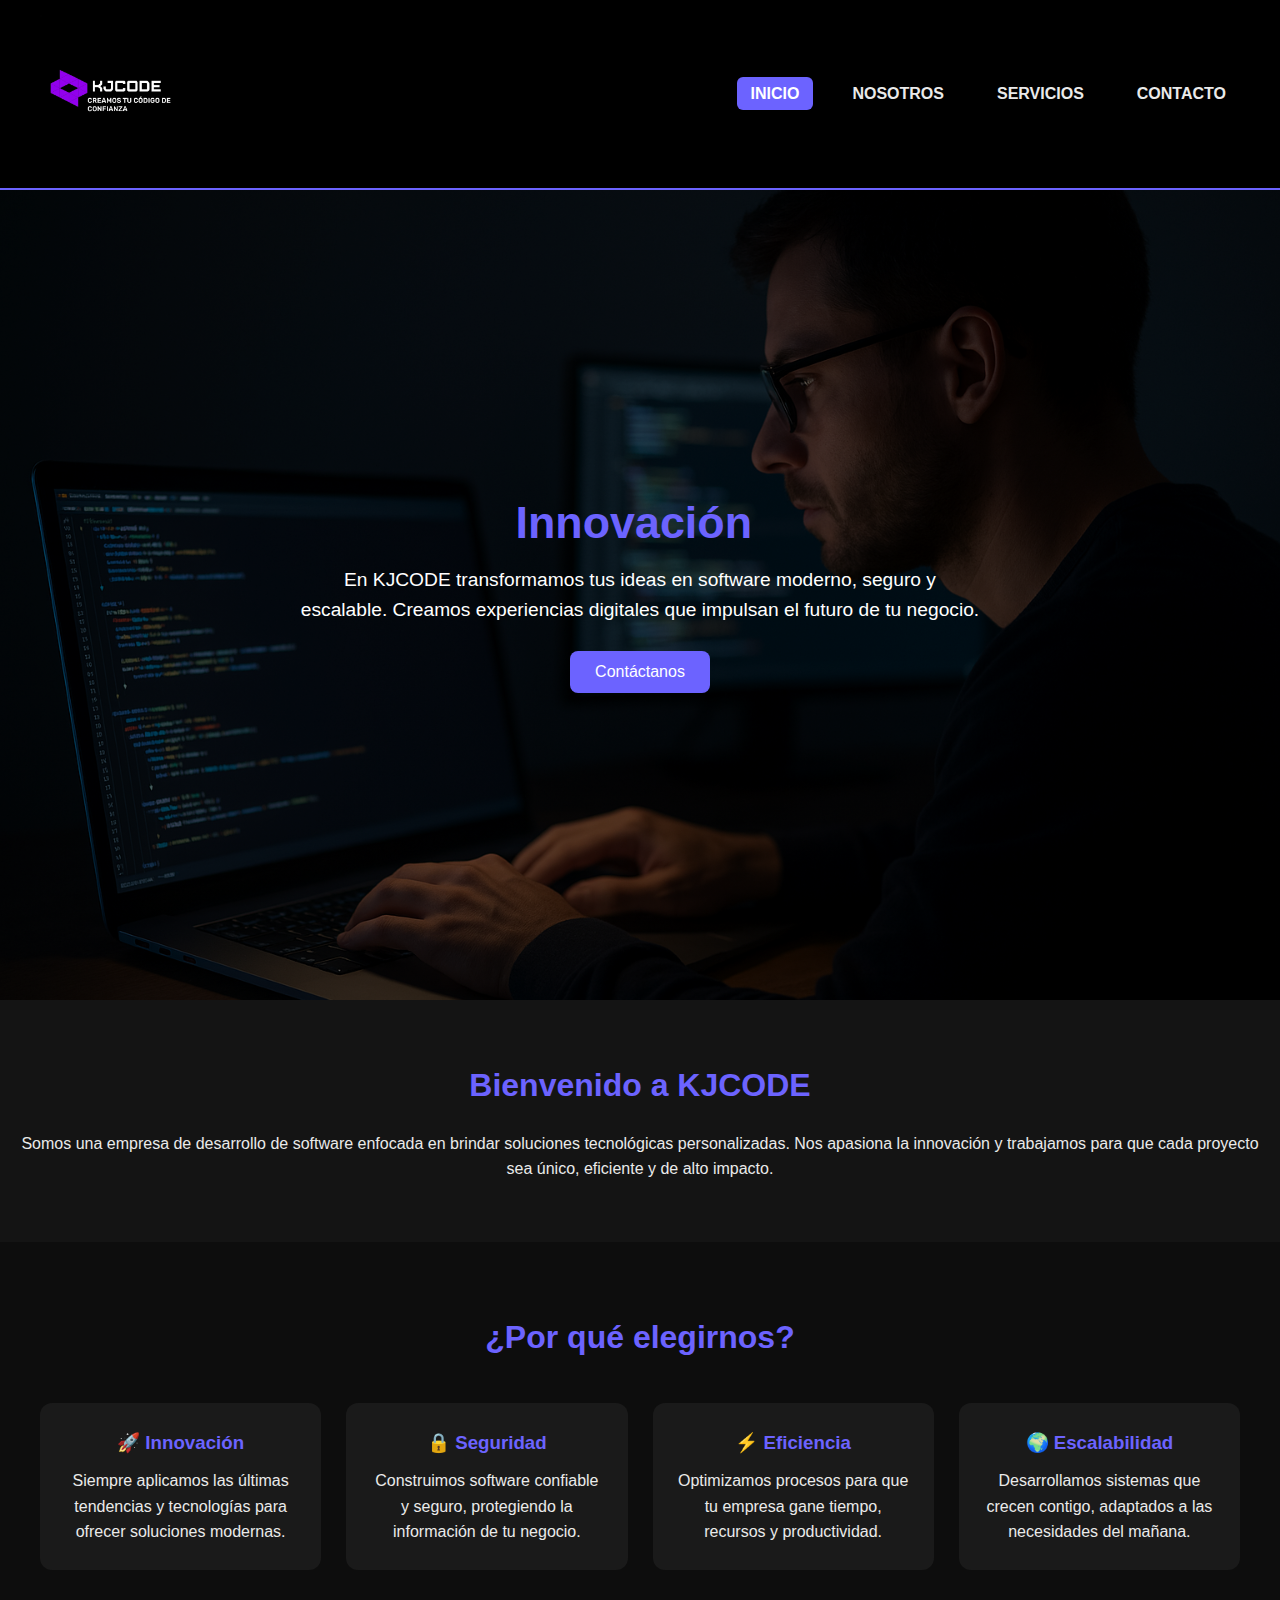
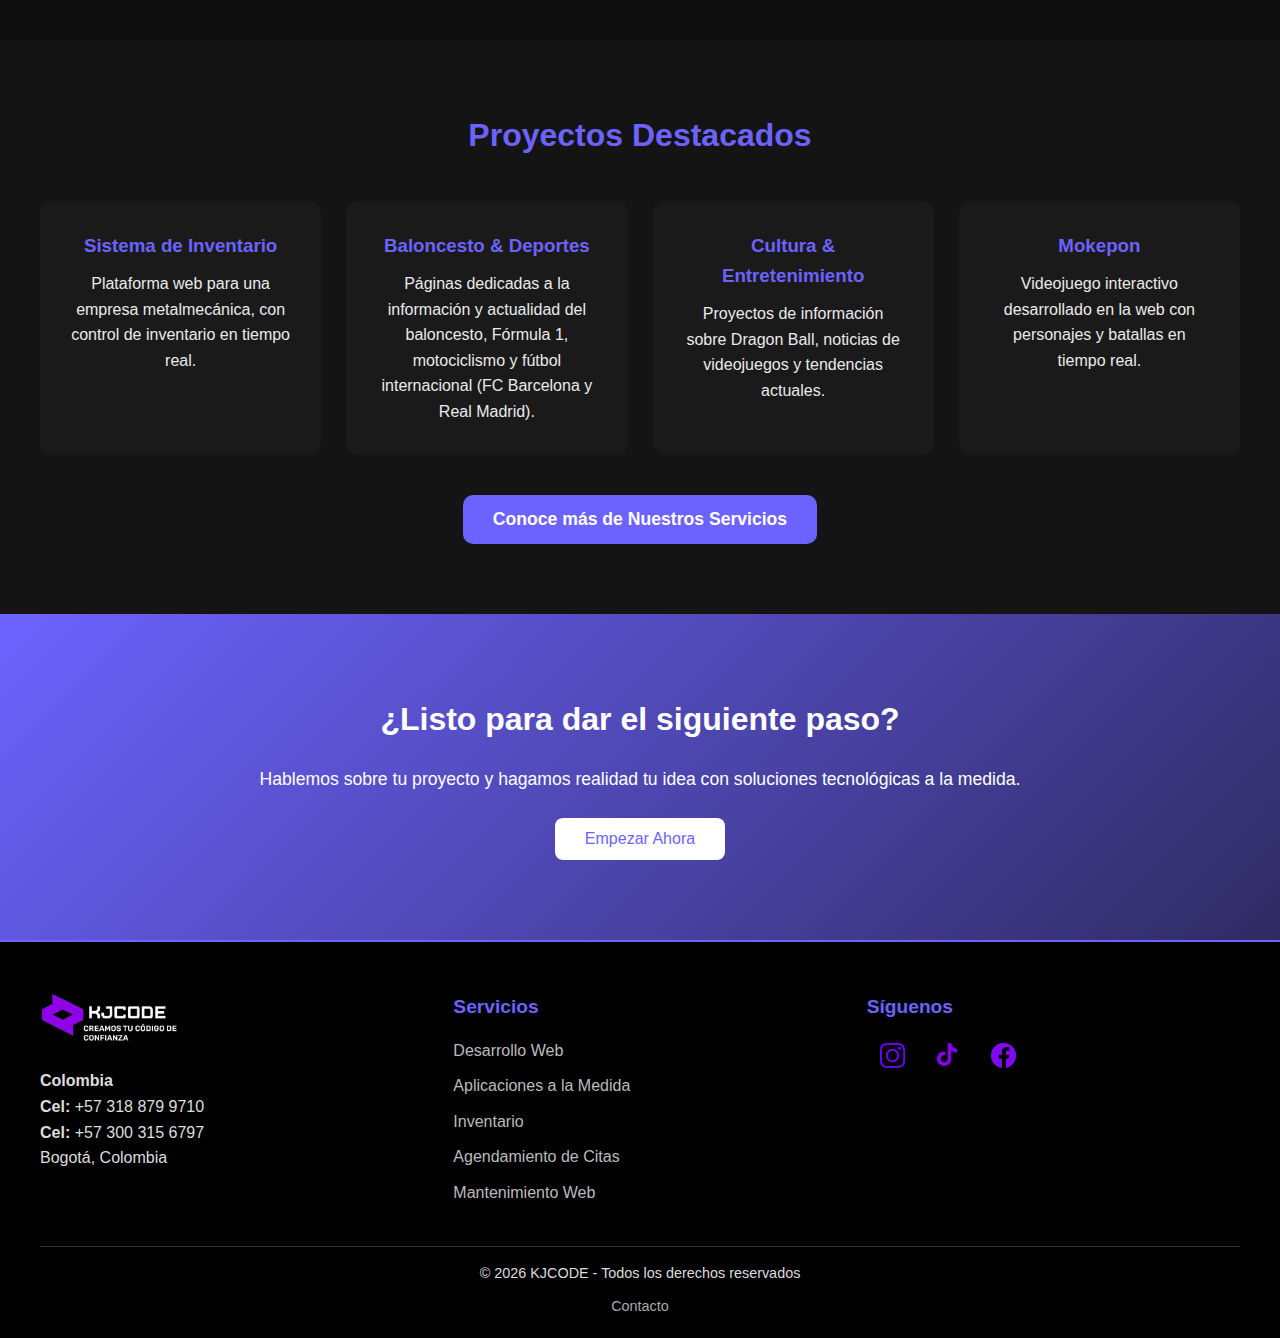
<file: index.html>
<!DOCTYPE html>
<html lang="es">

<head>
    <meta charset="UTF-8">
    <meta name="viewport" content="width=device-width, initial-scale=1.0">
    <title>KJCODE - INICIO</title>
    <link rel="stylesheet" href="KJCODE.css">
</head>

<body>
    <header>
        <div class="logo">
            <img src="KJCODELOGO.webp" alt="Logo KJCODE">
        </div>
        <div id="menu-toggle">☰</div>
        <nav>
            <ul>
                <li><a href="INDEX.html" class="activo">INICIO</a></li>
                <li><a href="NOSOTROS.html">NOSOTROS</a></li>
                <li><a href="SERVICIOS.html">SERVICIOS</a></li>
                <li><a href="CONTACTO.html">CONTACTO</a></li>
            </ul>
        </nav>
    </header>

    <section id="eslogan">
        <h1>Innovación y Tecnología en Cada Línea de Código</h1>
        <p>En KJCODE transformamos tus ideas en software moderno, seguro y escalable.
            Creamos experiencias digitales que impulsan el futuro de tu negocio.</p>
        <button onclick="location.href='CONTACTO.html'">Contáctanos</button>
    </section>

    <section id="bienvenida">
        <h2>Bienvenido a KJCODE</h2>
        <p>Somos una empresa de desarrollo de software enfocada en brindar soluciones tecnológicas personalizadas.
            Nos apasiona la innovación y trabajamos para que cada proyecto sea único, eficiente y de alto impacto.</p>
    </section>

    <section id="porqueElegirnos">
        <h2>¿Por qué elegirnos?</h2>
        <div class="servicios">
            <div class="item">
                <h3>🚀 Innovación</h3>
                <p>Siempre aplicamos las últimas tendencias y tecnologías para ofrecer soluciones modernas.</p>
            </div>
            <div class="item">
                <h3>🔒 Seguridad</h3>
                <p>Construimos software confiable y seguro, protegiendo la información de tu negocio.</p>
            </div>
            <div class="item">
                <h3>⚡ Eficiencia</h3>
                <p>Optimizamos procesos para que tu empresa gane tiempo, recursos y productividad.</p>
            </div>
            <div class="item">
                <h3>🌍 Escalabilidad</h3>
                <p>Desarrollamos sistemas que crecen contigo, adaptados a las necesidades del mañana.</p>
            </div>
        </div>
    </section>

    <section id="proyectos">
        <h2>Proyectos Destacados</h2>
        <div class="grid">
            <div class="card">
                <h3>Sistema de Inventario</h3>
                <p>Plataforma web para una empresa metalmecánica, con control de inventario en tiempo real.</p>
            </div>
            <div class="card">
                <h3>Baloncesto & Deportes</h3>
                <p>Páginas dedicadas a la información y actualidad del baloncesto, Fórmula 1, motociclismo y fútbol
                    internacional (FC Barcelona y Real Madrid).</p>
            </div>
            <div class="card">
                <h3>Cultura & Entretenimiento</h3>
                <p>Proyectos de información sobre Dragon Ball, noticias de videojuegos y tendencias actuales.</p>
            </div>
            <div class="card">
                <h3>Mokepon</h3>
                <p>Videojuego interactivo desarrollado en la web con personajes y batallas en tiempo real.</p>
            </div>
        </div>
        <button class="botonProyectos" onclick="location.href='SERVICIOS.html'">Conoce más de Nuestros
            Servicios</button>
    </section>

    <section id="contactar">
        <h2>¿Listo para dar el siguiente paso?</h2>
        <p>Hablemos sobre tu proyecto y hagamos realidad tu idea con soluciones tecnológicas a la medida.</p>
        <button onclick="location.href='CONTACTO.html'">Empezar Ahora</button>
    </section>

    <footer>
        <div class="pieDePagina">
            <div class="pieDePagina-seccion">
                <img src="LOGO ANGOSTO.webp" alt="KJCODE Logo" class="footer-logo">
                <p><strong>Colombia</strong></p>
                <p><strong>Cel:</strong> +57 318 879 9710</p>
                <p><strong>Cel:</strong> +57 300 315 6797</p>
                <p>Bogotá, Colombia</p>
            </div>

            <div class="pieDePagina-seccion">
                <h3>Servicios</h3>
                <ul>
                    <li><a href="SERVICIOS.html">Desarrollo Web</a></li>
                    <li><a href="SERVICIOS.html">Aplicaciones a la Medida</a></li>
                    <li><a href="SERVICIOS.html">Inventario</a></li>
                    <li><a href="SERVICIOS.html">Agendamiento de Citas</a></li>
                    <li><a href="SERVICIOS.html">Mantenimiento Web</a></li>
                </ul>
            </div>

            <div class="pieDePagina-seccion">
                <h3>Síguenos</h3>
                <div class="redes">
                    <a href="https://www.instagram.com/kjco.de" target="_blank"><img src="INSTAGRAM.webp"
                            alt="Instagram"></a>
                    <a href="https://www.tiktok.com/@kjco.de" target="_blank"><img src="TIK TOK.webp"
                            alt="TikTok"></a>
                    <a href="https://www.facebook.com/profile.php?id=61580866250656" target="_blank"><img
                            src="FACEBOOK.webp" alt="Facebook"></a>
                </div>
            </div>
        </div>

        <div class="pieDePagina-abajo">
            <p>&copy; 2025 KJCODE - Todos los derechos reservados</p>
            <ul>
                <li><a href="CONTACTO.html">Contacto</a></li>
            </ul>
        </div>
    </footer>
    <script src="script.js"></script>

</body>

</html>
</file>
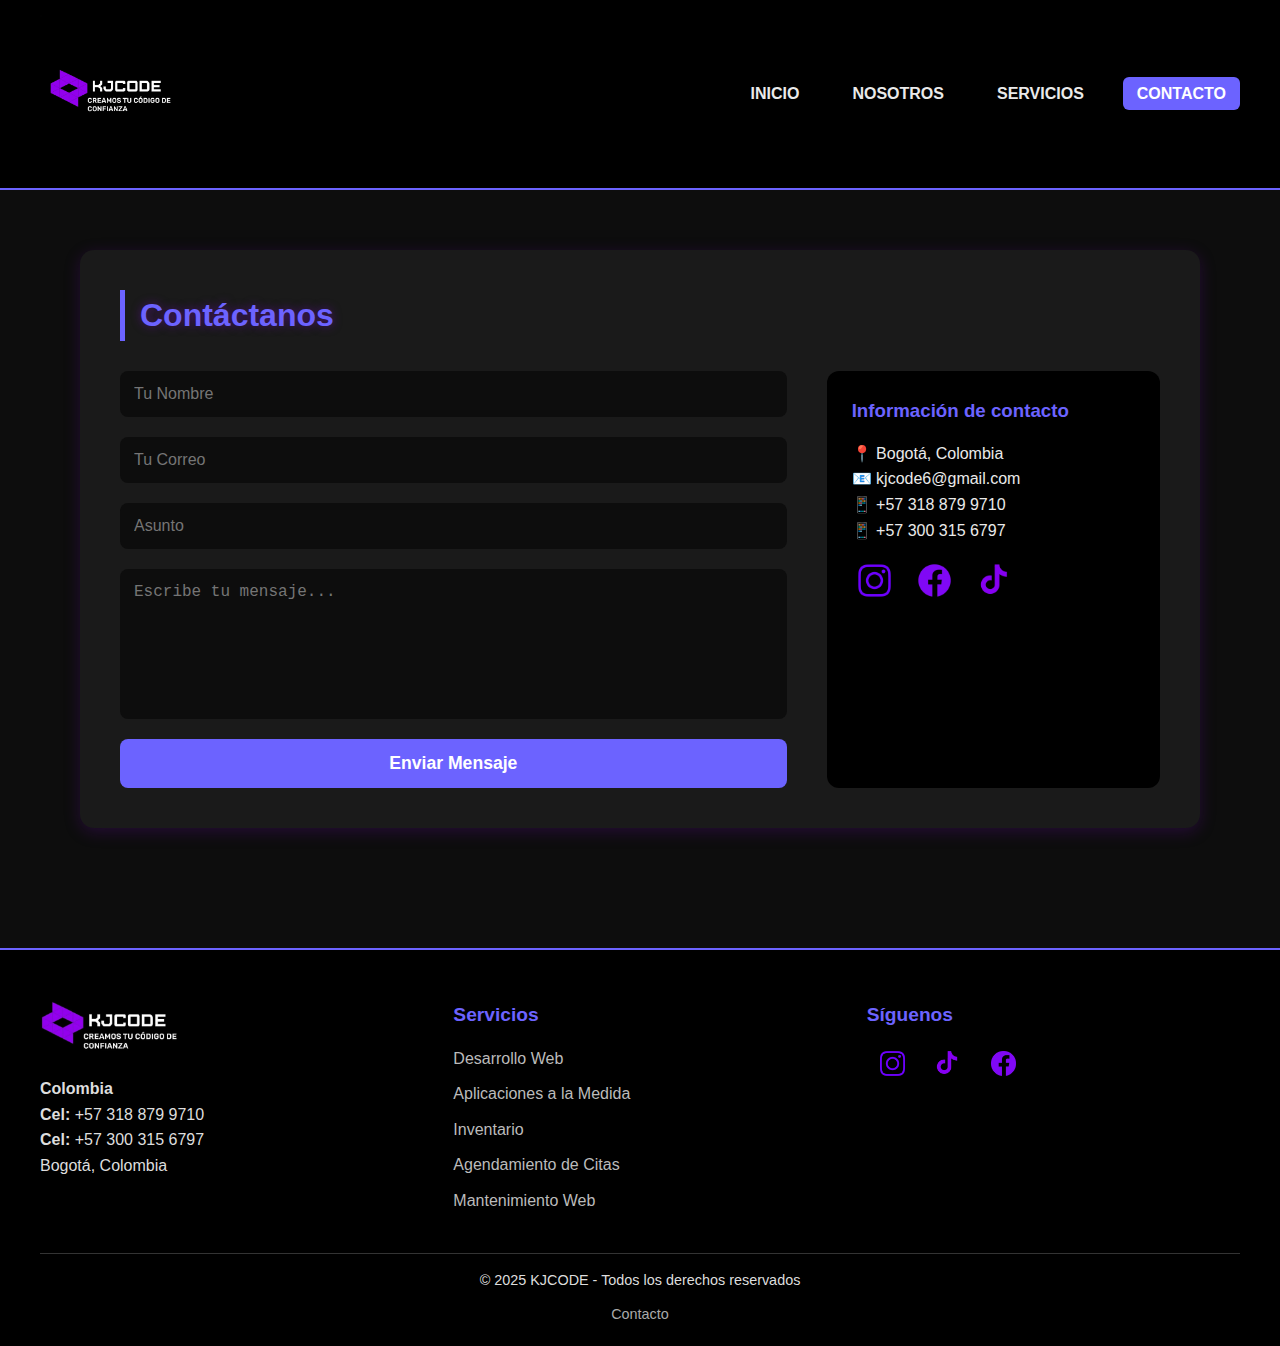
<file: contacto.html>
<!DOCTYPE html>
<html lang="es">

<head>
    <meta charset="UTF-8">
    <meta name="viewport" content="width=device-width, initial-scale=1.0">
    <title>KJCODE - Contacto</title>
    <style>
        * {
            margin: 0;
            padding: 0;
            box-sizing: border-box;
        }

        body {
            font-family: 'Segoe UI', Tahoma, Geneva, Verdana, sans-serif;
            background: #0d0d0d;
            color: #eaeaea;
            line-height: 1.6;
        }

        header {
            display: flex;
            justify-content: space-between;
            align-items: center;
            padding: 15px 40px;
            background: black;
            border-bottom: 2px solid #6c63ff;
            position: sticky;
            top: 0;
            z-index: 1000;
        }

        header .logo img {
            width: 150px;
        }

        header nav ul {
            list-style: none;
            display: flex;
            gap: 25px;
        }

        header nav a {
            color: #eaeaea;
            text-decoration: none;
            font-weight: bold;
            padding: 8px 14px;
            border-radius: 6px;
            transition: background 0.3s;
        }

        header nav a:hover,
        header nav a.activo {
            background: #6c63ff;
            color: #fff;
        }

        main {
            padding: 60px 40px;
            max-width: 1200px;
            margin: auto;
        }

        section {
            margin-bottom: 60px;
            background: #1a1a1a;
            padding: 40px;
            border-radius: 14px;
            box-shadow: 0 4px 16px rgba(106, 13, 173, 0.25);
            transition: transform 0.2s;
        }

        section:hover {
            transform: translateY(-4px);
        }

        section h2 {
            font-size: 2rem;
            margin-bottom: 20px;
            color: #6c63ff;
            border-left: 5px solid #6c63ff;
            padding-left: 15px;
            text-shadow: 0 0 10px rgba(106, 13, 173, 0.6);
        }

        .contacto {
            display: grid;
            grid-template-columns: 2fr 1fr;
            gap: 40px;
            margin-top: 30px;
        }

        .formulario {
            display: flex;
            flex-direction: column;
            gap: 20px;
        }

        .formulario input,
        .formulario textarea {
            padding: 14px;
            border: none;
            border-radius: 8px;
            background: #0d0d0d;
            color: #fff;
            font-size: 1rem;
        }

        .formulario textarea {
            min-height: 150px;
            resize: none;
        }

        .formulario button {
            background: #6c63ff;
            color: #fff;
            border: none;
            padding: 14px;
            border-radius: 8px;
            font-size: 1.1rem;
            font-weight: bold;
            cursor: pointer;
            transition: transform 0.3s, background 0.3s;
        }

        .formulario button:hover {
            background: #4a42c5;
            transform: scale(1.05);
        }

        .info-contacto {
            background: black;
            padding: 25px;
            border-radius: 12px;
        }

        .info-contacto h3 {
            color: #6c63ff;
            margin-bottom: 15px;
        }

        .redes-contacto {
            margin-top: 15px;
            display: flex;
            gap: 15px;
        }

        .redes-contacto img {
            width: 45px;
            border-radius: 50%;
            transition: transform 0.3s;
        }

        footer {
            background: black;
            color: #ddd;
            padding: 50px 40px 20px;
            border-top: 2px solid #6c63ff;
        }

        .pieDePagina {
            display: grid;
            grid-template-columns: repeat(auto-fit, minmax(220px, 1fr));
            gap: 40px;
            margin-bottom: 30px;
        }

        .pieDePagina-seccion h3 {
            color: #6c63ff;
            margin-bottom: 15px;
            font-size: 1.2rem;
        }

        .pieDePagina-seccion ul {
            list-style: none;
            padding: 0;
        }

        .pieDePagina-seccion ul li {
            margin-bottom: 10px;
        }

        .pieDePagina-seccion ul li a {
            text-decoration: none;
            color: #bbb;
            transition: color 0.3s;
        }

        .pieDePagina-seccion ul li a:hover {
            color: #6c63ff;
        }

        .footer-logo {
            width: 140px;
            margin-bottom: 15px;
        }

        .redes a img {
            width: 35px;
            margin: 0 8px;
            border-radius: 50%;
            transition: transform 0.3s;
        }

        .redes a img:hover {
            transform: scale(1.1);
        }

        .pieDePagina-abajo {
            border-top: 1px solid #333;
            padding-top: 15px;
            display: flex;
            flex-direction: column;
            align-items: center;
            gap: 10px;
            font-size: 0.9rem;
            text-align: center;
        }

        .pieDePagina-abajo ul {
            display: flex;
            list-style: none;
            gap: 20px;
            padding: 0;
        }

        .pieDePagina-abajo ul li a {
            text-decoration: none;
            color: #aaa;
            transition: color 0.3s;
        }

        .pieDePagina-abajo ul li a:hover {
            color: #6c63ff;
        }

        .alerta {
            position: fixed;
            top: 20px;
            right: 20px;
            background: #222;
            padding: 15px 20px;
            border-radius: 8px;
            color: #fff;
            opacity: 0;
            transform: translateY(-20px);
            transition: all 0.4s ease;
            z-index: 2000;
        }

        .alerta.exito {
            border-left: 6px solid #00ffe5;
        }

        .alerta.error {
            border-left: 6px solid red;
        }

        @media(max-width: 768px) {
            main {
                padding: 30px 20px;
            }

            section {
                padding: 25px;
            }

            section h2 {
                font-size: 1.6rem;
            }

            .contacto {
                grid-template-columns: 1fr;
            }
        }
    </style>
</head>

<body>
    <header>
        <div class="logo">
            <img src="KJCODELOGO.webp" alt="Logo KJCODE">
        </div>
        <nav>
            <ul>
                <li><a href="INDEX.html">INICIO</a></li>
                <li><a href="NOSOTROS.html">NOSOTROS</a></li>
                <li><a href="SERVICIOS.html">SERVICIOS</a></li>
                <li><a href="CONTACTO.html" class="activo">CONTACTO</a></li>
            </ul>
        </nav>
    </header>

    <main>
        <section>
            <h2>Contáctanos</h2>
            <div class="contacto">
                <form id="formulario" class="formulario">
                    <input type="text" name="nombre" placeholder="Tu Nombre" required>
                    <input type="email" name="email" placeholder="Tu Correo" required>
                    <input type="text" name="asunto" placeholder="Asunto" required>
                    <textarea name="mensaje" placeholder="Escribe tu mensaje..." required></textarea>
                    <button type="submit">Enviar Mensaje</button>
                </form>

                <div class="info-contacto">
                    <h3>Información de contacto</h3>
                    <p>📍 Bogotá, Colombia</p>
                    <p>📧 kjcode6@gmail.com</p>
                    <p>📱 +57 318 879 9710</p>
                    <p>📱 +57 300 315 6797</p>

                    <div class="redes-contacto">
                        <a href="https://www.instagram.com/kjco.de" target="_blank">
                            <img src="INSTAGRAM.webp" alt="Instagram">
                        </a>
                        <a href="https://www.facebook.com/profile.php?id=61580866250656" target="_blank">
                            <img src="FACEBOOK.webp" alt="Facebook">
                        </a>
                        <a href="https://www.tiktok.com/@kjco.de" target="_blank">
                            <img src="TIK TOK.webp" alt="TikTok">
                        </a>
                    </div>
                </div>
            </div>
        </section>
    </main>

    <footer>
        <div class="pieDePagina">
            <div class="pieDePagina-seccion">
                <img src="LOGO ANGOSTO.webp" alt="KJCODE Logo" class="footer-logo">
                <p><strong>Colombia</strong></p>
                <p><strong>Cel:</strong> +57 318 879 9710</p>
                <p><strong>Cel:</strong> +57 300 315 6797</p>
                <p>Bogotá, Colombia</p>
            </div>

            <div class="pieDePagina-seccion">
                <h3>Servicios</h3>
                <ul>
                    <li><a href="SERVICIOS.html">Desarrollo Web</a></li>
                    <li><a href="SERVICIOS.html">Aplicaciones a la Medida</a></li>
                    <li><a href="SERVICIOS.html">Inventario</a></li>
                    <li><a href="SERVICIOS.html">Agendamiento de Citas</a></li>
                    <li><a href="SERVICIOS.html">Mantenimiento Web</a></li>
                </ul>
            </div>

            <div class="pieDePagina-seccion">
                <h3>Síguenos</h3>
                <div class="redes">
                    <a href="https://www.instagram.com/kjco.de" target="_blank"><img src="INSTAGRAM.webp"
                            alt="Instagram"></a>
                    <a href="https://www.tiktok.com/@kjco.de" target="_blank"><img src="TIK TOK.webp"
                            alt="TikTok"></a>
                    <a href="https://www.facebook.com/profile.php?id=61580866250656" target="_blank"><img
                            src="FACEBOOK.webp" alt="Facebook"></a>
                </div>
            </div>
        </div>

        <div class="pieDePagina-abajo">
            <p>&copy; 2025 KJCODE - Todos los derechos reservados</p>
            <ul>
                <li><a href="CONTACTO.html">Contacto</a></li>
            </ul>
        </div>
    </footer>

    <script>
        const formulario = document.getElementById("formulario");

        formulario.addEventListener("submit", function (e) {
            e.preventDefault();

            const nombre = formulario.nombre.value.trim();
            const email = formulario.email.value.trim();
            const asunto = formulario.asunto.value.trim();
            const mensaje = formulario.mensaje.value.trim();

            if (!nombre || !email || !asunto || !mensaje) {
                mostrarAlerta("❌ Por favor, completa todos los campos.", "error");
                return;
            }

            mostrarAlerta(`✅ Gracias ${nombre}, tu mensaje fue enviado con éxito.`, "exito");
            formulario.reset();
        });

        function mostrarAlerta(texto, tipo) {
            const alerta = document.createElement("div");
            alerta.textContent = texto;
            alerta.className = `alerta ${tipo}`;
            document.body.appendChild(alerta);

            setTimeout(() => {
                alerta.style.opacity = "1";
                alerta.style.transform = "translateY(0)";
            }, 100);

            setTimeout(() => {
                alerta.style.opacity = "0";
                alerta.style.transform = "translateY(-20px)";
                setTimeout(() => alerta.remove(), 500);
            }, 3000);
        }

        const redes = document.querySelectorAll(".redes-contacto img");
        redes.forEach(icono => {
            icono.addEventListener("mouseenter", () => {
                icono.style.transform = "scale(1.3) rotate(10deg)";
            });
            icono.addEventListener("mouseleave", () => {
                icono.style.transform = "scale(1) rotate(0)";
            });
        });
    </script>
</body>

</html>
</file>
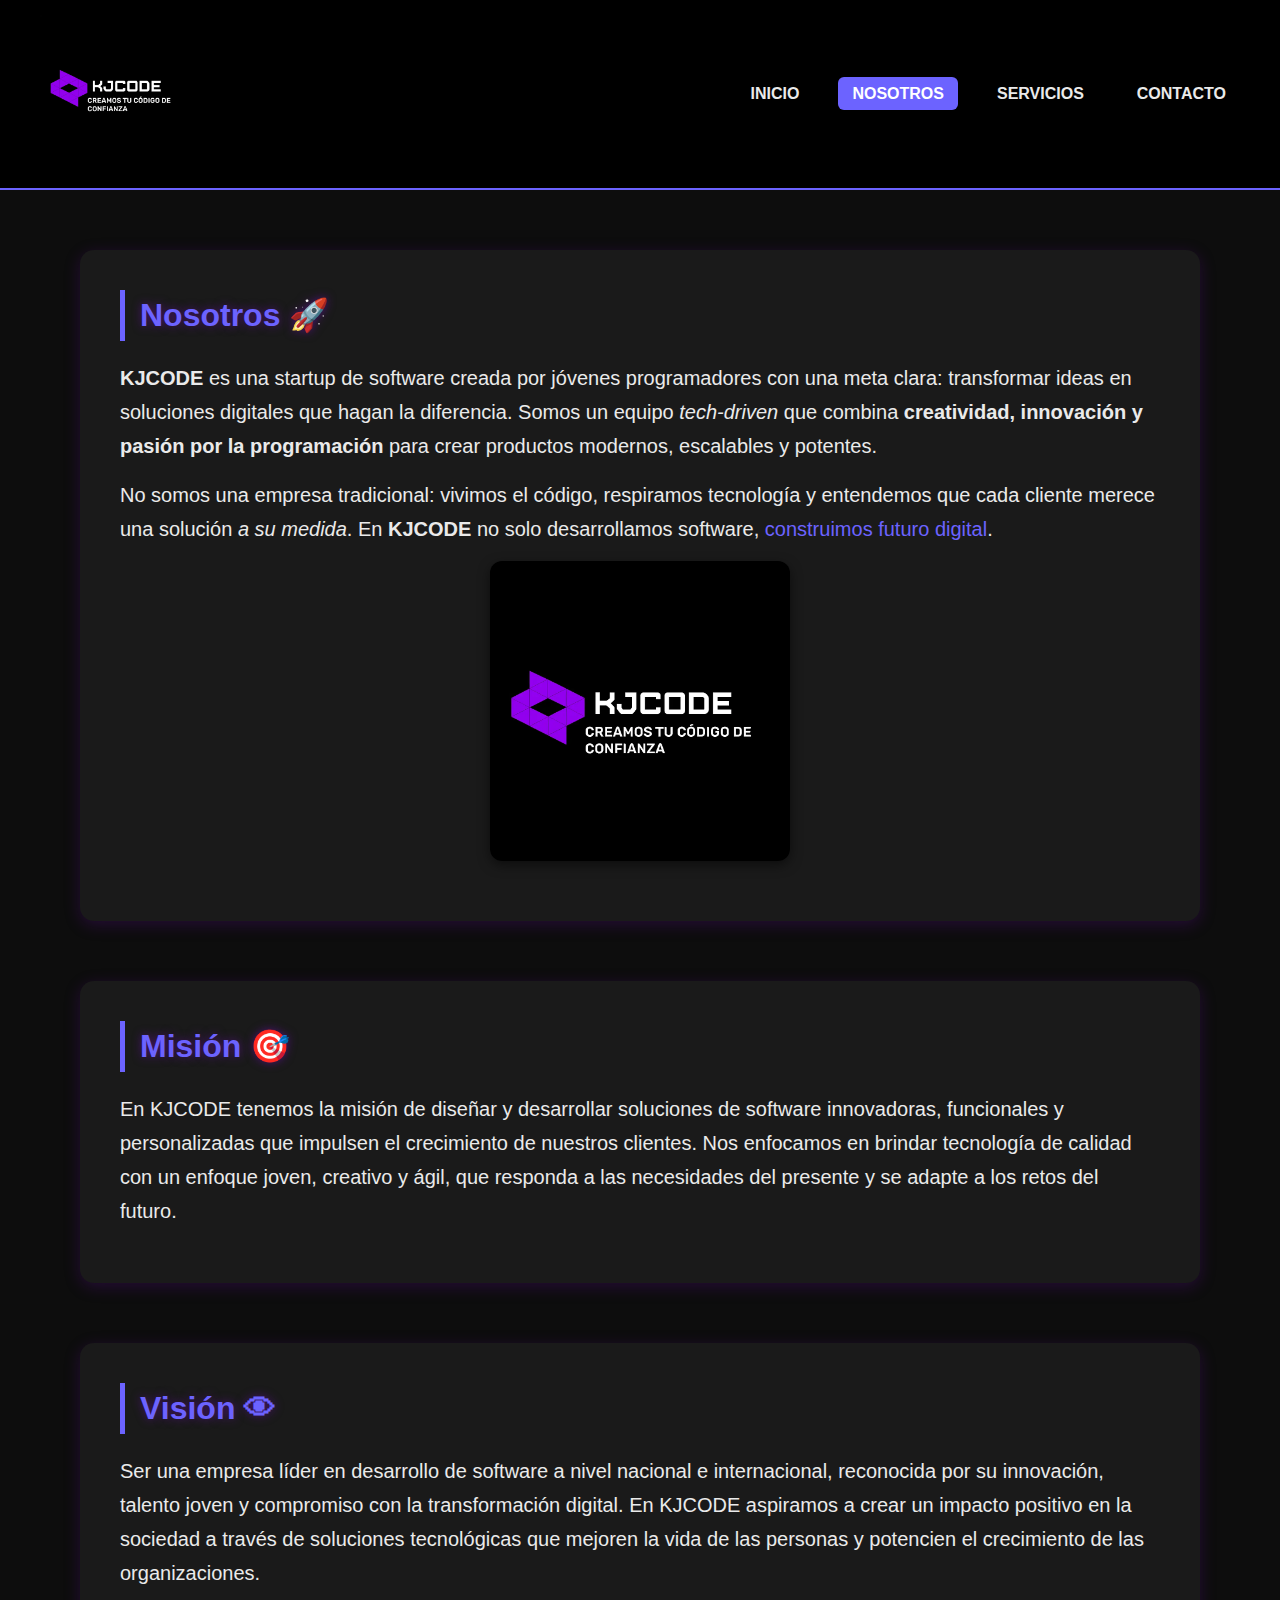
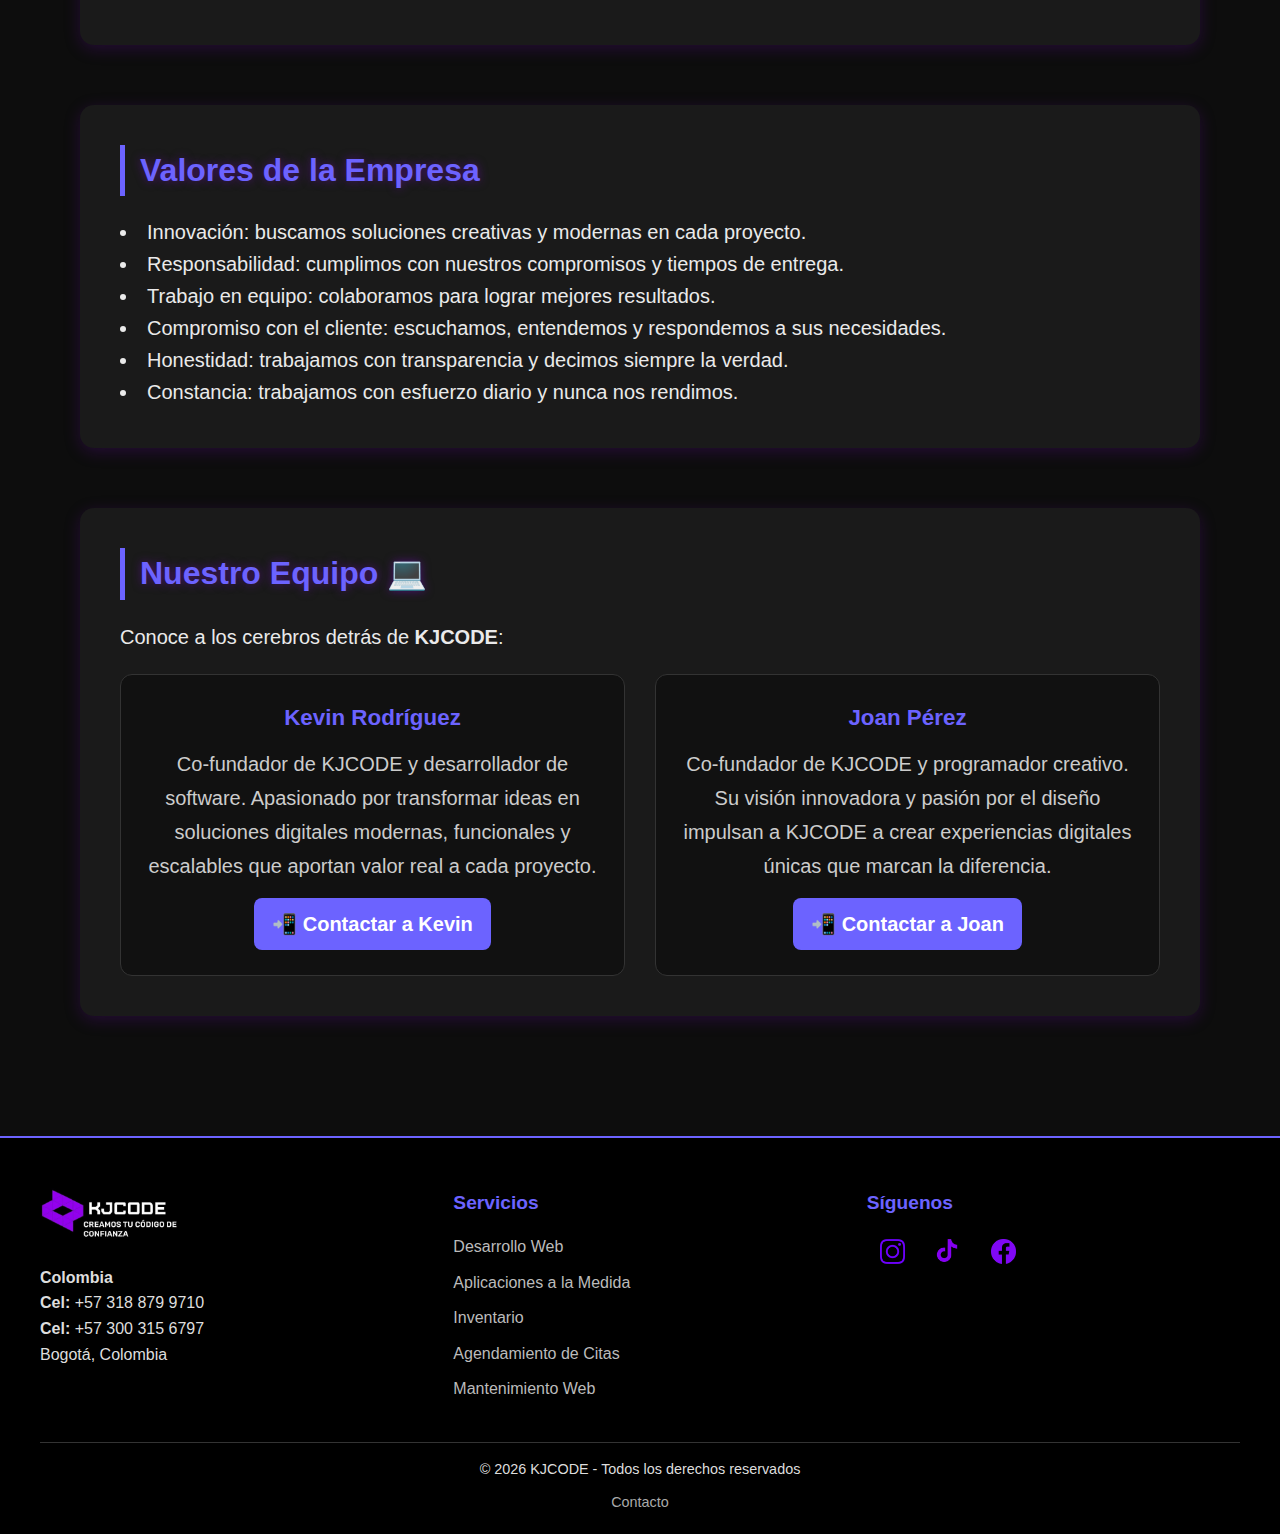
<file: nosotros.html>
<!DOCTYPE html>
<html lang="es">

<head>
    <meta charset="UTF-8">
    <meta name="viewport" content="width=device-width, initial-scale=1.0">
    <title>KJCODE - Nosotros</title>
    <style>
        * {
            margin: 0;
            padding: 0;
            box-sizing: border-box;
        }

        body {
            font-family: 'Segoe UI', Tahoma, Geneva, Verdana, sans-serif;
            background: #0d0d0d;
            color: #eaeaea;
            line-height: 1.6;
        }

        header {
            display: flex;
            justify-content: space-between;
            align-items: center;
            background: black;
            padding: 15px 40px;
            border-bottom: 2px solid #6c63ff;
            position: sticky;
            top: 0;
            z-index: 1000;
        }

        header .logo img {
            width: 150px;
        }

        header nav ul {
            list-style: none;
            display: flex;
            gap: 25px;
        }

        header nav a {
            color: #eaeaea;
            text-decoration: none;
            font-weight: bold;
            padding: 8px 14px;
            border-radius: 6px;
            transition: background 0.3s;
        }

        header nav a:hover,
        header nav a.activo {
            background: #6c63ff;
            color: #fff;
        }

        main {
            padding: 60px 40px;
            max-width: 1200px;
            margin: auto;
        }

        section {
            margin-bottom: 60px;
            background: #1a1a1a;
            padding: 40px;
            border-radius: 14px;
            box-shadow: 0 4px 16px rgba(106, 13, 173, 0.25);
            transition: transform 0.2s;
        }

        section:hover {
            transform: translateY(-4px);
        }

        section h2 {
            font-size: 2rem;
            margin-bottom: 20px;
            color: #6c63ff;
            border-left: 5px solid #6c63ff;
            padding-left: 15px;
            text-shadow: 0 0 10px rgba(106, 13, 173, 0.6);
        }

        section p {
            font-size: 20px;
            margin-bottom: 15px;
            color: #eaeaea;
            line-height: 1.7;
        }

        section img {
            width: 300px;
            height: 300px;
            display: block;
            margin: 0 auto 20px;
            border-radius: 12px;
            object-fit: cover;
            box-shadow: 0 4px 12px rgba(0, 0, 0, 0.5);
            cursor: pointer;
        }

        section ul {
            list-style: disc inside;
            margin-top: 10px;
            font-size: 20px;
        }

        #equipo .miembros {
            display: grid;
            grid-template-columns: repeat(auto-fit, minmax(280px, 1fr));
            gap: 30px;
            margin-top: 20px;
        }

        #equipo .miembro {
            background: #111;
            padding: 25px;
            border-radius: 12px;
            text-align: center;
            transition: transform 0.3s, background 0.3s;
            border: 1px solid #333;
        }

        #equipo .miembro:hover {
            background: #222;
            transform: translateY(-5px);
        }

        #equipo .miembro h3 {
            color: #6c63ff;
            font-size: 1.4rem;
            margin-bottom: 12px;
        }

        #equipo .miembro p {
            font-size: 20px;
            color: #ccc;
            margin-bottom: 15px;
        }

        #equipo .miembro a {
            display: inline-block;
            background: #6c63ff;
            color: #fff;
            padding: 10px 18px;
            border-radius: 8px;
            font-size: 20px;
            font-weight: bold;
            text-decoration: none;
            transition: background 0.3s;
        }

        #equipo .miembro a:hover {
            background: #4a42c5;
        }

        footer {
            background: black;
            color: #ddd;
            padding: 50px 40px 20px;
            border-top: 2px solid #6c63ff;
        }

        .pieDePagina {
            display: grid;
            grid-template-columns: repeat(auto-fit, minmax(220px, 1fr));
            gap: 40px;
            margin-bottom: 30px;
        }

        .pieDePagina-seccion h3 {
            color: #6c63ff;
            margin-bottom: 15px;
            font-size: 1.2rem;
        }

        .pieDePagina-seccion ul {
            list-style: none;
            padding: 0;
        }

        .pieDePagina-seccion ul li {
            margin-bottom: 10px;
        }

        .pieDePagina-seccion ul li a {
            text-decoration: none;
            color: #bbb;
            transition: color 0.3s;
        }

        .pieDePagina-seccion ul li a:hover {
            color: #6c63ff;
        }

        .footer-logo {
            width: 140px;
            margin-bottom: 15px;
        }

        .redes a img {
            width: 35px;
            margin: 0 8px;
            border-radius: 50%;
            transition: transform 0.3s;
        }

        .redes a img:hover {
            transform: scale(1.1);
        }

        .pieDePagina-abajo {
            border-top: 1px solid #333;
            padding-top: 15px;
            display: flex;
            flex-direction: column;
            align-items: center;
            gap: 10px;
            font-size: 0.9rem;
            text-align: center;
        }

        .pieDePagina-abajo ul {
            display: flex;
            list-style: none;
            gap: 20px;
            padding: 0;
        }

        .pieDePagina-abajo ul li a {
            text-decoration: none;
            color: #aaa;
            transition: color 0.3s;
        }

        .pieDePagina-abajo ul li a:hover {
            color: #6c63ff;
        }


        .modal {
            position: fixed;
            top: 0;
            left: 0;
            width: 100%;
            height: 100%;
            background: rgba(0, 0, 0, 0.6);
            display: flex;
            justify-content: center;
            align-items: center;
            visibility: hidden;
            opacity: 0;
            transition: opacity 0.3s ease;
        }

        .modal.active {
            visibility: visible;
            opacity: 1;
        }

        .modal-content {
            background: #1a1a1a;
            padding: 25px;
            border-radius: 12px;
            max-width: 400px;
            text-align: center;
            color: #eaeaea;
            box-shadow: 0 4px 16px rgba(0, 0, 0, 0.5);
            animation: zoomIn 0.3s ease;
        }

        .modal-content h3 {
            color: #6c63ff;
            margin-bottom: 15px;
        }

        .close-btn {
            background: #6c63ff;
            color: #fff;
            border: none;
            padding: 8px 15px;
            border-radius: 8px;
            cursor: pointer;
            margin-top: 15px;
        }

        .close-btn:hover {
            background: #4a42c5;
        }

        @keyframes zoomIn {
            from {
                transform: scale(0.7);
                opacity: 0;
            }

            to {
                transform: scale(1);
                opacity: 1;
            }
        }

        @media (max-width: 768px) {
            main {
                padding: 30px 20px;
            }

            section {
                padding: 25px;
            }

            section h2 {
                font-size: 1.6rem;
            }

            #equipo .miembros {
                grid-template-columns: 1fr;
            }
        }
    </style>
</head>

<body>
    <header>
        <div class="logo">
            <img src="KJCODELOGO.webp" alt="Logo KJCODE">
        </div>
        <nav>
            <ul>
                <li><a href="INDEX.html">INICIO</a></li>
                <li><a href="NOSOTROS.html" class="activo">NOSOTROS</a></li>
                <li><a href="SERVICIOS.html">SERVICIOS</a></li>
                <li><a href="CONTACTO.html">CONTACTO</a></li>
            </ul>
        </nav>
    </header>

    <main>
        <section id="nosotros">
            <h2>Nosotros 🚀</h2>
            <p><strong>KJCODE</strong> es una startup de software creada por jóvenes programadores con una meta clara:
                transformar ideas en soluciones digitales que hagan la diferencia. Somos un equipo <em>tech-driven</em>
                que combina
                <strong>creatividad, innovación y pasión por la programación</strong> para crear productos modernos,
                escalables y potentes.
            </p>
            <p>No somos una empresa tradicional: vivimos el código, respiramos tecnología y entendemos que cada cliente
                merece una solución <em>a su medida</em>. En <strong>KJCODE</strong> no solo desarrollamos software,
                <span style="color:#6c63ff;">construimos futuro digital</span>.
            </p>
            <img src="KJCODELOGO.webp" alt="Logo KJCODE"
                data-info="Este es el logo oficial de KJCODE, representa innovación y futuro digital.">
        </section>

        <section id="mision">
            <h2>Misión 🎯</h2>
            <p>En KJCODE tenemos la misión de diseñar y desarrollar soluciones de
                software innovadoras, funcionales y personalizadas que impulsen el crecimiento
                de nuestros clientes. Nos enfocamos en brindar tecnología de calidad con un
                enfoque joven, creativo y ágil, que responda a las necesidades del presente y se
                adapte a los retos del futuro.</p>
        </section>

        <section id="vision">
            <h2>Visión 👁</h2>
            <p>Ser una empresa líder en desarrollo de software a nivel nacional e
                internacional, reconocida por su innovación, talento joven y compromiso con la
                transformación digital. En KJCODE aspiramos a crear un impacto positivo en la
                sociedad a través de soluciones tecnológicas que mejoren la vida de las personas
                y potencien el crecimiento de las organizaciones.
            </p>
        </section>

        <section id="valores">
            <h2>Valores de la Empresa</h2>
            <ul>
                <li>Innovación: buscamos soluciones creativas y modernas en cada proyecto.</li>
                <li>Responsabilidad: cumplimos con nuestros compromisos y tiempos de entrega.</li>
                <li>Trabajo en equipo: colaboramos para lograr mejores resultados.</li>
                <li>Compromiso con el cliente: escuchamos, entendemos y respondemos a sus necesidades.</li>
                <li>Honestidad: trabajamos con transparencia y decimos siempre la verdad.</li>
                <li>Constancia: trabajamos con esfuerzo diario y nunca nos rendimos.</li>
            </ul>
        </section>

        <section id="equipo">
            <h2>Nuestro Equipo 💻</h2>
            <p>Conoce a los cerebros detrás de <strong>KJCODE</strong>:</p>
            <div class="miembros">
                <div class="miembro">
                    <h3>Kevin Rodríguez</h3>
                    <p>Co-fundador de KJCODE y desarrollador de software. Apasionado por transformar ideas en
                        soluciones digitales modernas, funcionales y escalables que aportan valor real a cada proyecto.
                    </p>
                    <a href="https://wa.me/573188799710" target="_blank">📲 Contactar a Kevin</a>
                </div>
                <div class="miembro">
                    <h3>Joan Pérez</h3>
                    <p>Co-fundador de KJCODE y programador creativo. Su visión innovadora y pasión por el diseño
                        impulsan a KJCODE a crear experiencias digitales únicas que marcan la diferencia.</p>
                    <a href="https://wa.me/573003156797" target="_blank">📲 Contactar a Joan</a>
                </div>
            </div>
        </section>
    </main>

    <footer>
        <div class="pieDePagina">
            <div class="pieDePagina-seccion">
                <img src="LOGO ANGOSTO.webp" alt="KJCODE Logo" class="footer-logo">
                <p><strong>Colombia</strong></p>
                <p><strong>Cel:</strong> +57 318 879 9710</p>
                <p><strong>Cel:</strong> +57 300 315 6797</p>
                <p>Bogotá, Colombia</p>
            </div>

            <div class="pieDePagina-seccion">
                <h3>Servicios</h3>
                <ul>
                    <li><a href="SERVICIOS.html">Desarrollo Web</a></li>
                    <li><a href="SERVICIOS.html">Aplicaciones a la Medida</a></li>
                    <li><a href="SERVICIOS.html">Inventario</a></li>
                    <li><a href="SERVICIOS.html">Agendamiento de Citas</a></li>
                    <li><a href="SERVICIOS.html">Mantenimiento Web</a></li>
                </ul>
            </div>

            <div class="pieDePagina-seccion">
                <h3>Síguenos</h3>
                <div class="redes">
                    <a href="https://www.instagram.com/kjco.de" target="_blank"><img src="INSTAGRAM.webp"
                            alt="Instagram"></a>
                    <a href="https://www.tiktok.com/@kjco.de" target="_blank"><img src="TIK TOK.webp"
                            alt="TikTok"></a>
                    <a href="https://www.facebook.com/profile.php?id=61580866250656" target="_blank"><img
                            src="FACEBOOK.webp" alt="Facebook"></a>
                </div>
            </div>
        </div>

        <div class="pieDePagina-abajo">
            <p>&copy; 2025 KJCODE - Todos los derechos reservados</p>
            <ul>
                <li><a href="CONTACTO.html">Contacto</a></li>
            </ul>
        </div>
    </footer>


    <div class="modal" id="modal">
        <div class="modal-content">
            <h3>Información</h3>
            <p id="modal-text"></p>
            <button class="close-btn" onclick="cerrarModal()">Cerrar</button>
        </div>
    </div>

    <script>
        const imagenes = document.querySelectorAll("section img");
        const modal = document.getElementById("modal");
        const modalText = document.getElementById("modal-text");

        imagenes.forEach(img => {
            img.addEventListener("click", () => {
                modalText.textContent = img.getAttribute("data-info");
                modal.classList.add("active");
            });
        });

        function cerrarModal() {
            modal.classList.remove("active");
        }

        document.addEventListener("keydown", (e) => {
            if (e.key === "Escape" && modal.classList.contains("active")) {
                cerrarModal();
            }
        });

        modal.addEventListener("click", (e) => {
            if (e.target === modal) {
                cerrarModal();
            }
        });

        const observer = new IntersectionObserver(entries => {
            entries.forEach(entry => {
                if (entry.isIntersecting) {
                    entry.target.classList.add("visible");
                }
            });
        }, { threshold: 0.2 });

        document.querySelectorAll("section").forEach(sec => observer.observe(sec));

        const yearFooter = document.querySelector(".pieDePagina-abajo p");
        if (yearFooter) {
            const year = new Date().getFullYear();
            yearFooter.innerHTML = `&copy; ${year} KJCODE - Todos los derechos reservados`;
        }
    </script>
</body>

</html>
</file>
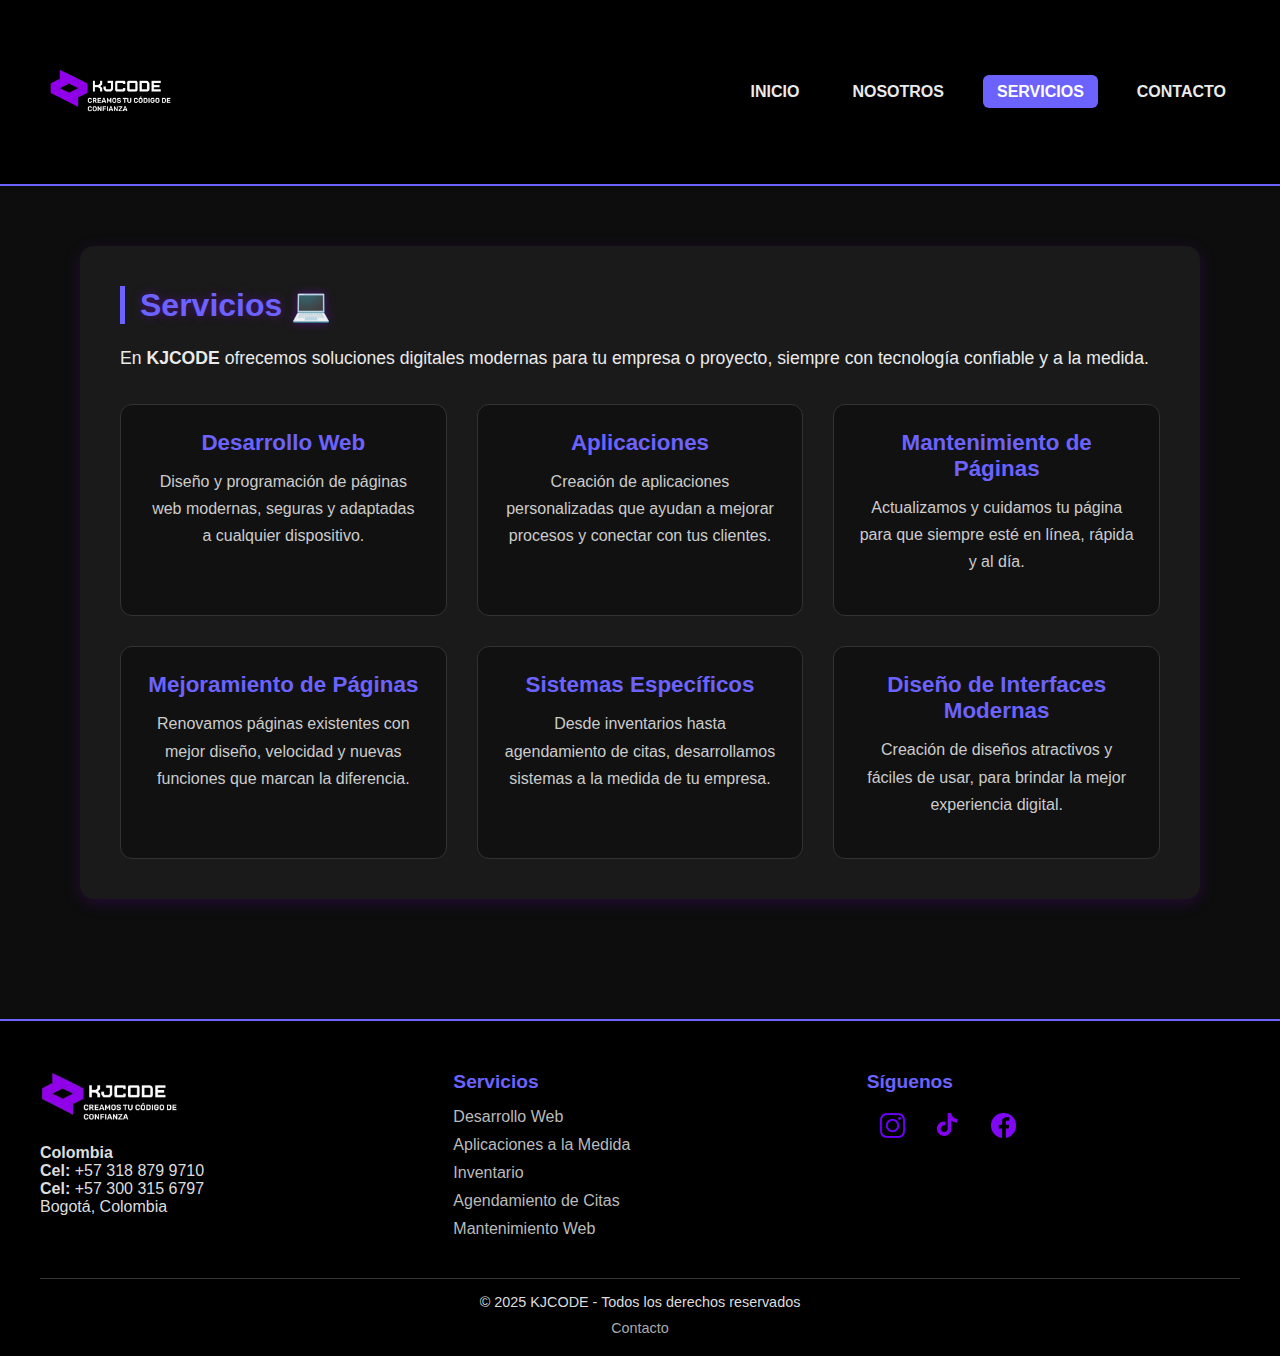
<file: servicios.html>
<!DOCTYPE html>
<html lang="es">

<head>
    <meta charset="UTF-8">
    <meta name="viewport" content="width=device-width, initial-scale=1.0">
    <title>KJCODE - Servicios</title>
    <style>
        * {
            margin: 0;
            padding: 0;
            box-sizing: border-box;
        }

        body {
            margin: 0;
            font-family: 'Segoe UI', Tahoma, Geneva, Verdana, sans-serif;
            background: #0d0d0d;
            color: #eaeaea;
        }

        header {
            display: flex;
            justify-content: space-between;
            align-items: center;
            padding: 15px 40px;
            background: black;
            border-bottom: 2px solid #6c63ff;
        }

        header .logo img {
            width: 150px;
        }

        nav.menu ul {
            list-style: none;
            display: flex;
            gap: 25px;
        }

        nav.menu a {
            color: #eaeaea;
            text-decoration: none;
            font-weight: bold;
            padding: 8px 14px;
            border-radius: 6px;
            transition: background 0.3s;
        }

        nav.menu a:hover,
        nav.menu a.activo {
            background: #6c63ff;
            color: #fff;
        }

        main {
            padding: 60px 40px;
            max-width: 1200px;
            margin: auto;
        }

        section {
            margin-bottom: 60px;
            background: #1a1a1a;
            padding: 40px;
            border-radius: 14px;
            box-shadow: 0 4px 16px rgba(106, 13, 173, 0.25);
            transition: transform 0.2s;
        }

        section:hover {
            transform: translateY(-4px);
        }

        section h2 {
            font-size: 2rem;
            margin-bottom: 20px;
            color: #6c63ff;
            border-left: 5px solid #6c63ff;
            padding-left: 15px;
            text-shadow: 0 0 10px rgba(106, 13, 173, 0.6);
        }

        section p {
            font-size: 1.1rem;
            margin-bottom: 15px;
            line-height: 1.7;
        }

        .lista-servicios {
            display: grid;
            grid-template-columns: repeat(auto-fit, minmax(260px, 1fr));
            gap: 30px;
            margin-top: 30px;
        }

        .servicio {
            background: #111;
            padding: 25px;
            border-radius: 12px;
            text-align: center;
            border: 1px solid #333;
            transition: transform 0.3s, background 0.3s;
        }

        .servicio:hover {
            background: #222;
            transform: translateY(-5px);
        }

        .servicio h3 {
            color: #6c63ff;
            font-size: 1.4rem;
            margin-bottom: 12px;
        }

        .servicio p {
            font-size: 1rem;
            color: #ccc;
        }

        footer {
            background: black;
            color: #ddd;
            padding: 50px 40px 20px;
            border-top: 2px solid #6c63ff;
        }

        .pieDePagina {
            display: grid;
            grid-template-columns: repeat(auto-fit, minmax(220px, 1fr));
            gap: 40px;
            margin-bottom: 30px;
        }

        .pieDePagina-seccion h3 {
            color: #6c63ff;
            margin-bottom: 15px;
            font-size: 1.2rem;
        }

        .pieDePagina-seccion ul {
            list-style: none;
            padding: 0;
        }

        .pieDePagina-seccion ul li {
            margin-bottom: 10px;
        }

        .pieDePagina-seccion ul li a {
            text-decoration: none;
            color: #bbb;
            transition: color 0.3s;
        }

        .pieDePagina-seccion ul li a:hover {
            color: #6c63ff;
        }

        .footer-logo {
            width: 140px;
            margin-bottom: 15px;
        }

        .redes a img {
            width: 35px;
            margin: 0 8px;
            border-radius: 50%;
            transition: transform 0.3s;
        }

        .redes a img:hover {
            transform: scale(1.1);
        }

        .pieDePagina-abajo {
            border-top: 1px solid #333;
            padding-top: 15px;
            display: flex;
            flex-direction: column;
            align-items: center;
            gap: 10px;
            font-size: 0.9rem;
            text-align: center;
        }

        .pieDePagina-abajo ul {
            display: flex;
            list-style: none;
            gap: 20px;
            padding: 0;
        }

        .pieDePagina-abajo ul li a {
            text-decoration: none;
            color: #aaa;
            transition: color 0.3s;
        }

        .pieDePagina-abajo ul li a:hover {
            color: #6c63ff;
        }

        @media(max-width: 768px) {
            main {
                padding: 30px 20px;
            }

            section {
                padding: 25px;
            }

            section h2 {
                font-size: 1.6rem;
            }
        }
    </style>
</head>

<body>
    <header>
        <div class="logo">
            <img src="KJCODELOGO.webp" alt="Logo KJCODE">
        </div>
        <nav class="menu">
            <ul>
                <li><a href="INDEX.html">INICIO</a></li>
                <li><a href="NOSOTROS.html">NOSOTROS</a></li>
                <li><a href="SERVICIOS.html" class="activo">SERVICIOS</a></li>
                <li><a href="CONTACTO.html">CONTACTO</a></li>
            </ul>
        </nav>
    </header>

    <main>
        <section id="servicios">
            <h2>Servicios 💻</h2>
            <p>En <strong>KJCODE</strong> ofrecemos soluciones digitales modernas para tu empresa o proyecto, siempre
                con
                tecnología confiable y a la medida.</p>

            <div class="lista-servicios">
                <div class="servicio">
                    <h3>Desarrollo Web</h3>
                    <p>Diseño y programación de páginas web modernas, seguras y adaptadas a cualquier dispositivo.</p>
                </div>
                <div class="servicio">
                    <h3>Aplicaciones</h3>
                    <p>Creación de aplicaciones personalizadas que ayudan a mejorar procesos y conectar con tus
                        clientes.</p>
                </div>
                <div class="servicio">
                    <h3>Mantenimiento de Páginas</h3>
                    <p>Actualizamos y cuidamos tu página para que siempre esté en línea, rápida y al día.</p>
                </div>
                <div class="servicio">
                    <h3>Mejoramiento de Páginas</h3>
                    <p>Renovamos páginas existentes con mejor diseño, velocidad y nuevas funciones que marcan la
                        diferencia.</p>
                </div>
                <div class="servicio">
                    <h3>Sistemas Específicos</h3>
                    <p>Desde inventarios hasta agendamiento de citas, desarrollamos sistemas a la medida de tu empresa.
                    </p>
                </div>
                <div class="servicio">
                    <h3>Diseño de Interfaces Modernas</h3>
                    <p>Creación de diseños atractivos y fáciles de usar, para brindar la mejor experiencia digital.</p>
                </div>
            </div>
        </section>
    </main>

    <footer>
        <div class="pieDePagina">
            <div class="pieDePagina-seccion">
                <img src="LOGO ANGOSTO.webp" alt="KJCODE Logo" class="footer-logo">
                <p><strong>Colombia</strong></p>
                <p><strong>Cel:</strong> +57 318 879 9710</p>
                <p><strong>Cel:</strong> +57 300 315 6797</p>
                <p>Bogotá, Colombia</p>
            </div>

            <div class="pieDePagina-seccion">
                <h3>Servicios</h3>
                <ul>
                    <li><a href="SERVICIOS.html">Desarrollo Web</a></li>
                    <li><a href="SERVICIOS.html">Aplicaciones a la Medida</a></li>
                    <li><a href="SERVICIOS.html">Inventario</a></li>
                    <li><a href="SERVICIOS.html">Agendamiento de Citas</a></li>
                    <li><a href="SERVICIOS.html">Mantenimiento Web</a></li>
                </ul>
            </div>

            <div class="pieDePagina-seccion">
                <h3>Síguenos</h3>
                <div class="redes">
                    <a href="https://www.instagram.com/kjco.de" target="_blank"><img src="INSTAGRAM.webp"
                            alt="Instagram"></a>
                    <a href="https://www.tiktok.com/@kjco.de" target="_blank"><img src="TIK TOK.webp"
                            alt="TikTok"></a>
                    <a href="https://www.facebook.com/profile.php?id=61580866250656" target="_blank"><img
                            src="FACEBOOK.webp" alt="Facebook"></a>
                </div>
            </div>
        </div>

        <div class="pieDePagina-abajo">
            <p>&copy; 2025 KJCODE - Todos los derechos reservados</p>
            <ul>
                <li><a href="CONTACTO.html">Contacto</a></li>
            </ul>
        </div>
    </footer>
    <script>
        document.querySelectorAll(".card").forEach(card => {
            card.style.transition = "transform 0.3s ease, box-shadow 0.3s ease";
            card.addEventListener("mousemove", e => {
                const rect = card.getBoundingClientRect();
                const x = e.clientX - rect.left;
                const y = e.clientY - rect.top;
                const rotateY = ((x / rect.width) - 0.5) * 10;
                const rotateX = ((y / rect.height) - 0.5) * -10;
                card.style.transform = `rotateX(${rotateX}deg) rotateY(${rotateY}deg) scale(1.05)`;
                card.style.boxShadow = "0 10px 20px rgba(0,0,0,0.3)";
            });
            card.addEventListener("mouseleave", () => {
                card.style.transform = "rotateX(0) rotateY(0) scale(1)";
                card.style.boxShadow = "0 4px 8px rgba(0,0,0,0.2)";
            });
        });
    </script>
</body>

</html>
</file>
<file: KJCODE.css>
* {
    margin: 0;
    padding: 0;
    box-sizing: border-box;
}

body {
    font-family: 'Segoe UI', Tahoma, Geneva, Verdana, sans-serif;
    background: #0d0d0d;
    color: #eaeaea;
    line-height: 1.6;
}

header {
    display: flex;
    justify-content: space-between;
    align-items: center;
    padding: 15px 40px;
    background: black;
    border-bottom: 2px solid #6c63ff;
    position: sticky;
    top: 0;
    z-index: 1000;
}

header .logo img {
    width: 150px;
}

#menu-toggle {
    display: none;
    font-size: 30px;
    cursor: pointer;
    color: #fff;
}

header nav ul {
    list-style: none;
    display: flex;
    gap: 25px;
}

header nav a {
    color: #eaeaea;
    text-decoration: none;
    font-weight: bold;
    padding: 8px 14px;
    border-radius: 6px;
    transition: background 0.3s;
}

header nav a:hover,
header nav a.activo {
    background: #6c63ff;
    color: #fff;
}

#eslogan {
    height: 90vh;
    display: flex;
    flex-direction: column;
    justify-content: center;
    align-items: center;
    text-align: center;
    background: linear-gradient(rgba(0, 0, 0, 0.6), rgba(0, 0, 0, 0.6)),
        url("FONDO.webp") no-repeat center center/cover;
    color: #fff;
    padding: 0 20px;
}

#eslogan h1 {
    font-size: clamp(1.5rem, 5vw, 2.8rem);
    margin-bottom: 15px;
    color: #6c63ff;
    line-height: 1.2;
    word-break: break-word;
    padding: 0 10px;
}

#eslogan p {
    max-width: 700px;
    font-size: clamp(0.9rem, 3.5vw, 1.2rem);
    margin-bottom: 25px;
    padding: 0 10px;
}

#eslogan button {
    background: #6c63ff;
    color: #fff;
    border: none;
    padding: 12px 25px;
    border-radius: 8px;
    font-size: 1rem;
    cursor: pointer;
    transition: background 0.3s;
}

#eslogan button:hover {
    background: #4a42c5;
}

#bienvenida {
    padding: 60px 20px;
    text-align: center;
    background: #141414;
}

#bienvenida h2 {
    font-size: 2rem;
    margin-bottom: 20px;
    color: #6c63ff;
}

#porqueElegirnos {
    padding: 70px 40px;
    background: #0d0d0d;
    text-align: center;
}

#porqueElegirnos h2 {
    font-size: 2rem;
    margin-bottom: 40px;
    color: #6c63ff;
}

#porqueElegirnos .servicios {
    display: grid;
    grid-template-columns: repeat(auto-fit, minmax(220px, 1fr));
    gap: 25px;
}

#porqueElegirnos .item {
    background: #1a1a1a;
    padding: 25px;
    border-radius: 12px;
    transition: transform 0.3s, background 0.3s;
}

#porqueElegirnos .item:hover {
    transform: translateY(-5px);
    background: #222;
}

#porqueElegirnos h3 {
    margin-bottom: 10px;
    color: #6c63ff;
}

#proyectos {
    padding: 70px 40px;
    background: #141414;
    text-align: center;
}

#proyectos h2 {
    font-size: 2rem;
    margin-bottom: 40px;
    color: #6c63ff;
}

#proyectos .grid {
    display: grid;
    grid-template-columns: repeat(auto-fit, minmax(260px, 1fr));
    gap: 25px;
}

#proyectos .card {
    background: #1a1a1a;
    padding: 30px;
    border-radius: 12px;
    transition: transform 0.3s, background 0.3s;
}

#proyectos .card:hover {
    transform: translateY(-5px);
    background: #222;
}

#proyectos h3 {
    margin-bottom: 10px;
    color: #6c63ff;
}

.botonProyectos {
    margin-top: 40px;
    background: #6c63ff;
    color: #fff;
    border: none;
    padding: 14px 30px;
    border-radius: 10px;
    font-size: 1.1rem;
    font-weight: bold;
    cursor: pointer;
    transition: background 0.3s, transform 0.2s;
    display: block;
    margin-left: auto;
    margin-right: auto;
}

.botonProyectos:hover {
    background: #4a42c5;
    transform: scale(1.05);
}

#contactar {
    padding: 80px 20px;
    text-align: center;
    background: linear-gradient(135deg, #6c63ff, #302b63);
    color: #fff;
}

#contactar h2 {
    font-size: 2rem;
    margin-bottom: 20px;
}

#contactar p {
    font-size: 1.1rem;
    margin-bottom: 25px;
}

#contactar button {
    background: #fff;
    color: #6c63ff;
    border: none;
    padding: 12px 30px;
    border-radius: 8px;
    font-size: 1rem;
    cursor: pointer;
    transition: background 0.3s, color 0.3s;
}

#contactar button:hover {
    background: #302b63;
    color: #fff;
}

footer {
    background: black;
    color: #ddd;
    padding: 50px 40px 20px;
    border-top: 2px solid #6c63ff;
}

.pieDePagina {
    display: grid;
    grid-template-columns: repeat(auto-fit, minmax(220px, 1fr));
    gap: 40px;
    margin-bottom: 30px;
}

.pieDePagina-seccion h3 {
    color: #6c63ff;
    margin-bottom: 15px;
    font-size: 1.2rem;
}

.pieDePagina-seccion ul {
    list-style: none;
    padding: 0;
}

.pieDePagina-seccion ul li {
    margin-bottom: 10px;
}

.pieDePagina-seccion ul li a {
    text-decoration: none;
    color: #bbb;
    transition: color 0.3s;
}

.pieDePagina-seccion ul li a:hover {
    color: #6c63ff;
}

.footer-logo {
    width: 140px;
    margin-bottom: 15px;
}

.redes a img {
    width: 35px;
    margin: 0 8px;
    border-radius: 50%;
    transition: transform 0.3s;
}

.redes a img:hover {
    transform: scale(1.1);
}

.pieDePagina-abajo {
    border-top: 1px solid #333;
    padding-top: 15px;
    display: flex;
    flex-direction: column;
    align-items: center;
    gap: 10px;
    font-size: 0.9rem;
    text-align: center;
}

.pieDePagina-abajo ul {
    display: flex;
    list-style: none;
    gap: 20px;
    padding: 0;
}

.pieDePagina-abajo ul li a {
    text-decoration: none;
    color: #aaa;
    transition: color 0.3s;
}

.pieDePagina-abajo ul li a:hover {
    color: #6c63ff;
}

/* ---------- RESPONSIVE ---------- */
@media (max-width: 1024px) {
    #eslogan h1 {
        font-size: 2.2rem;
    }

    #eslogan p {
        font-size: 1.1rem;
    }
}

@media (max-width: 768px) {
    header {
        flex-wrap: wrap;
        padding: 15px 20px;
    }

    #menu-toggle {
        display: block;
        cursor: pointer;
        z-index: 1001;
        font-size: 28px;
        color: white;
        background: none;
        border: none;
    }

    header nav ul {
        display: none;
        flex-direction: column;
        gap: 15px;
        position: absolute;
        top: 70px;
        right: 20px;
        width: 220px;
        padding: 15px 0;
        background: #222;
        border-radius: 8px;
        box-shadow: 0 4px 10px rgba(0, 0, 0, 0.3);
        z-index: 1000;
        text-align: center;
        transition: all 0.3s ease;
    }

    header nav ul.activo {
        display: flex;
    }

    header nav ul li {
        margin: 10px 0;
    }

    header nav ul li a {
        color: white;
        text-decoration: none;
        font-size: 18px;
        padding: 8px 15px;
        display: block;
        transition: background 0.3s ease;
    }

    header nav ul li a:hover {
        background: #6c63ff;
        border-radius: 5px;
    }

    #eslogan h1 {
        font-size: 2rem;
    }

    #eslogan p {
        font-size: 1rem;
    }

    #proyectos .grid {
        grid-template-columns: 1fr;
    }

    .botonProyectos {
        width: 100%;
        max-width: 300px;
    }

    #contactar h2 {
        font-size: 1.6rem;
    }

    #contactar p {
        font-size: 1rem;
    }
}

@media (max-width: 480px) {
    header {
        padding: 10px 15px;
    }

    header .logo img {
        width: 120px;
    }

    header nav ul {
        top: 60px;
        right: 10px;
        width: 200px;
    }

    #eslogan h1 {
        font-size: 1.6rem;
    }

    #eslogan p {
        font-size: 0.9rem;
    }

    #contactar h2 {
        font-size: 1.4rem;
    }
}
</file>
